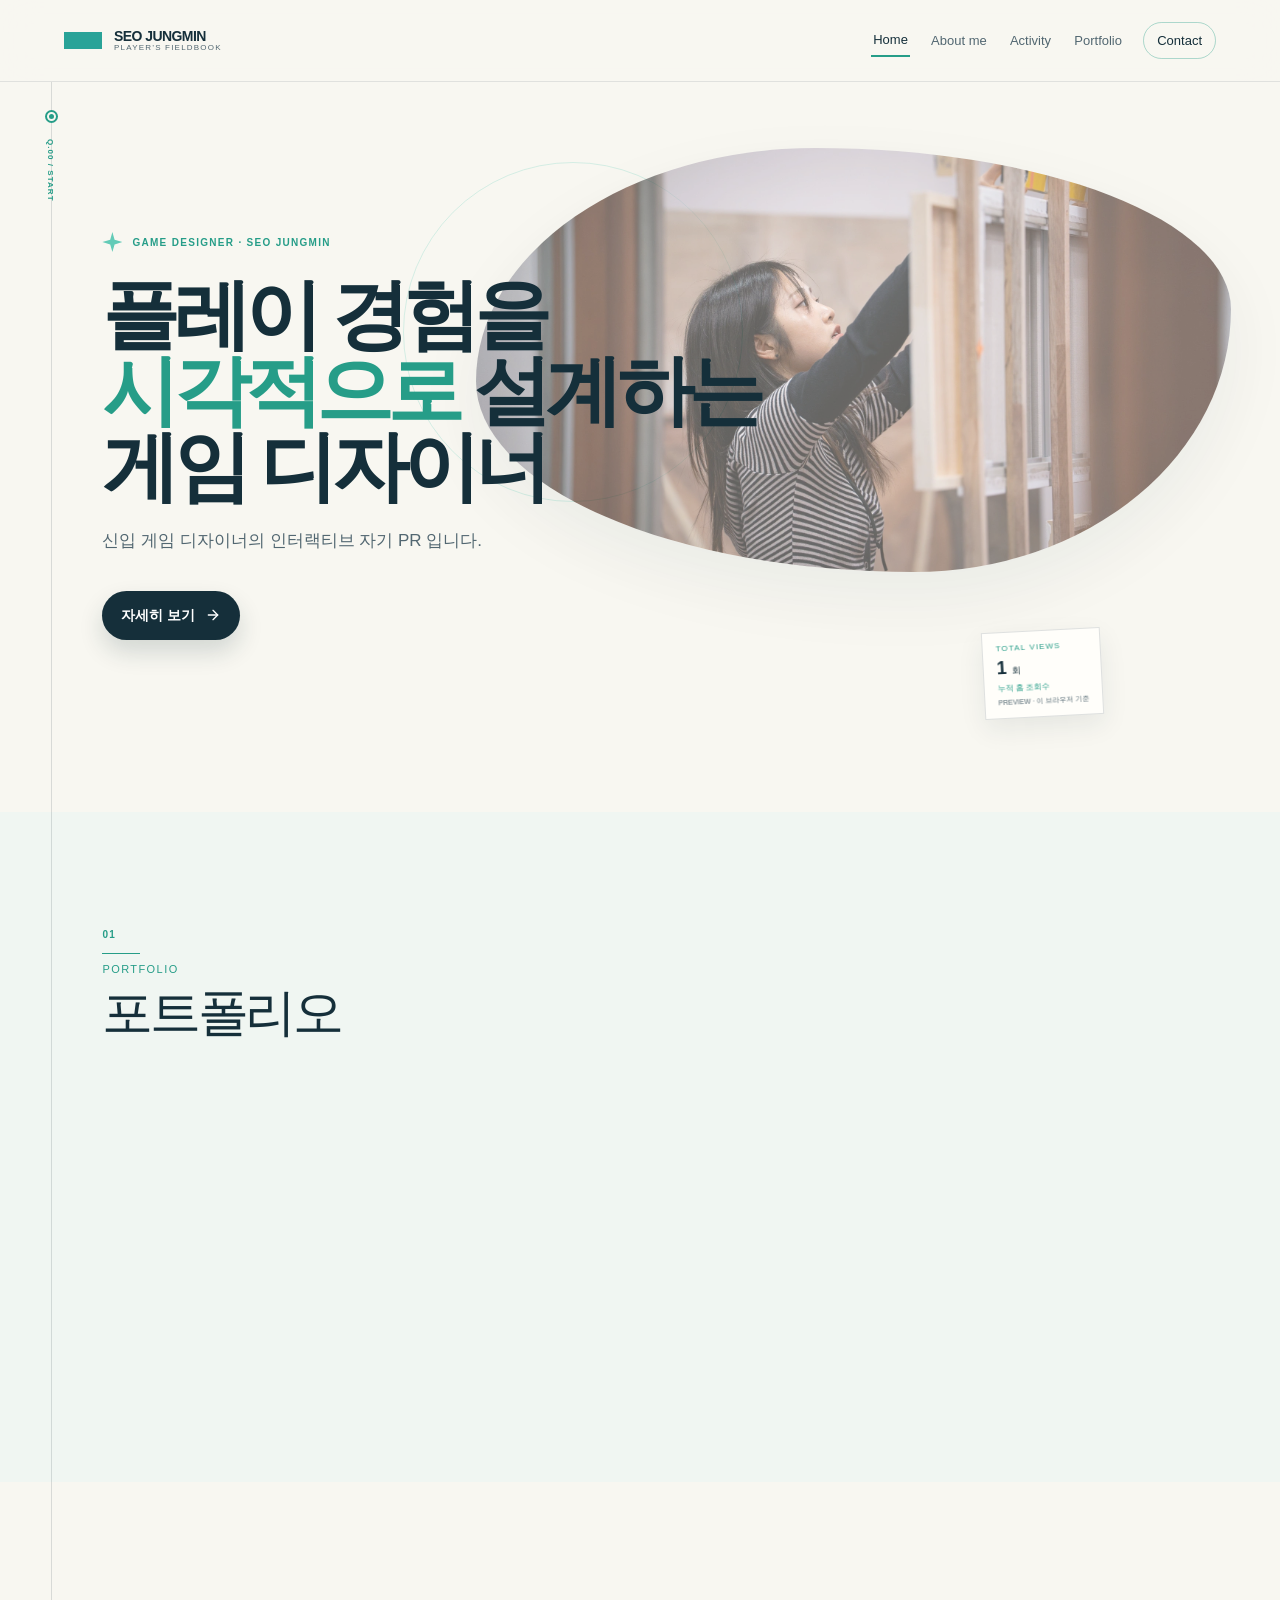
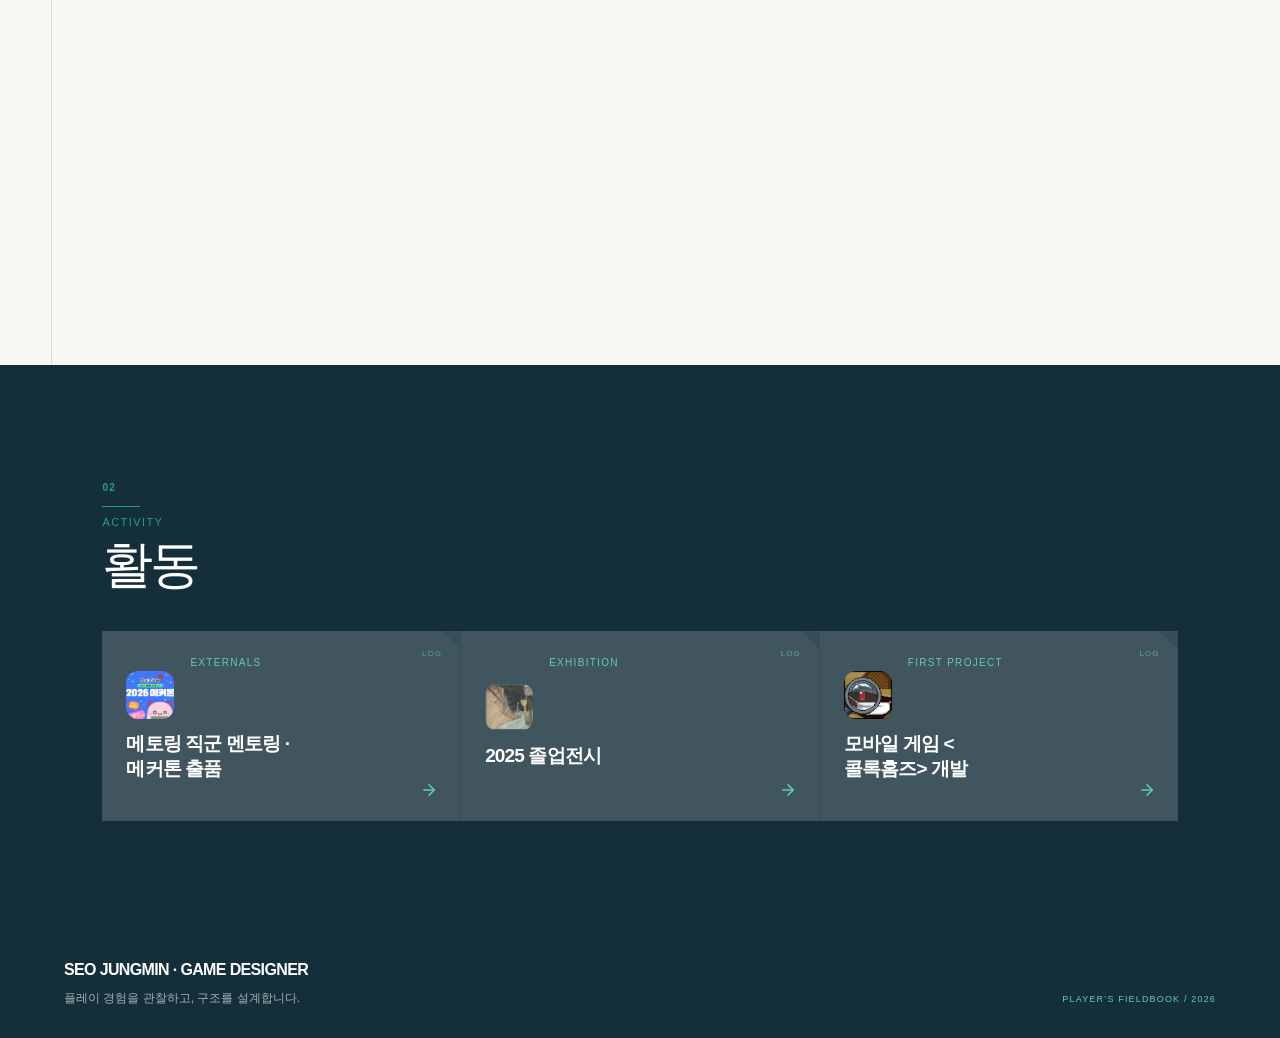
<file: index.html>
<!doctype html>
<html lang="ko">
  <head>
    <meta charset="UTF-8" />
    <meta name="viewport" content="width=device-width, initial-scale=1.0" />
    <meta name="description" content="게임 기획자 서정민의 인터랙티브 PR 포트폴리오" />
    <title>서정민 | Game Designer Portfolio</title>
    <link rel="stylesheet" href="./assets/index-rum-Y7KL.css?v=25" />
    <link rel="stylesheet" href="./assets/custom.css?v=5" />
    <script defer src="./assets/index-Dz3e2oxH-v21.js?v=24"></script>
    <script defer src="./assets/gallery-lightbox.js?v=1"></script>
  <link rel="stylesheet" href="./assets/taste-library.css?v=14" />
<script defer src="./assets/watcha-library.js?v=5"></script>
<script defer src="./assets/taste-library.js?v=14"></script>
</head>
  <body>
    <div id="root"></div>
  </body>
</html>
</file>
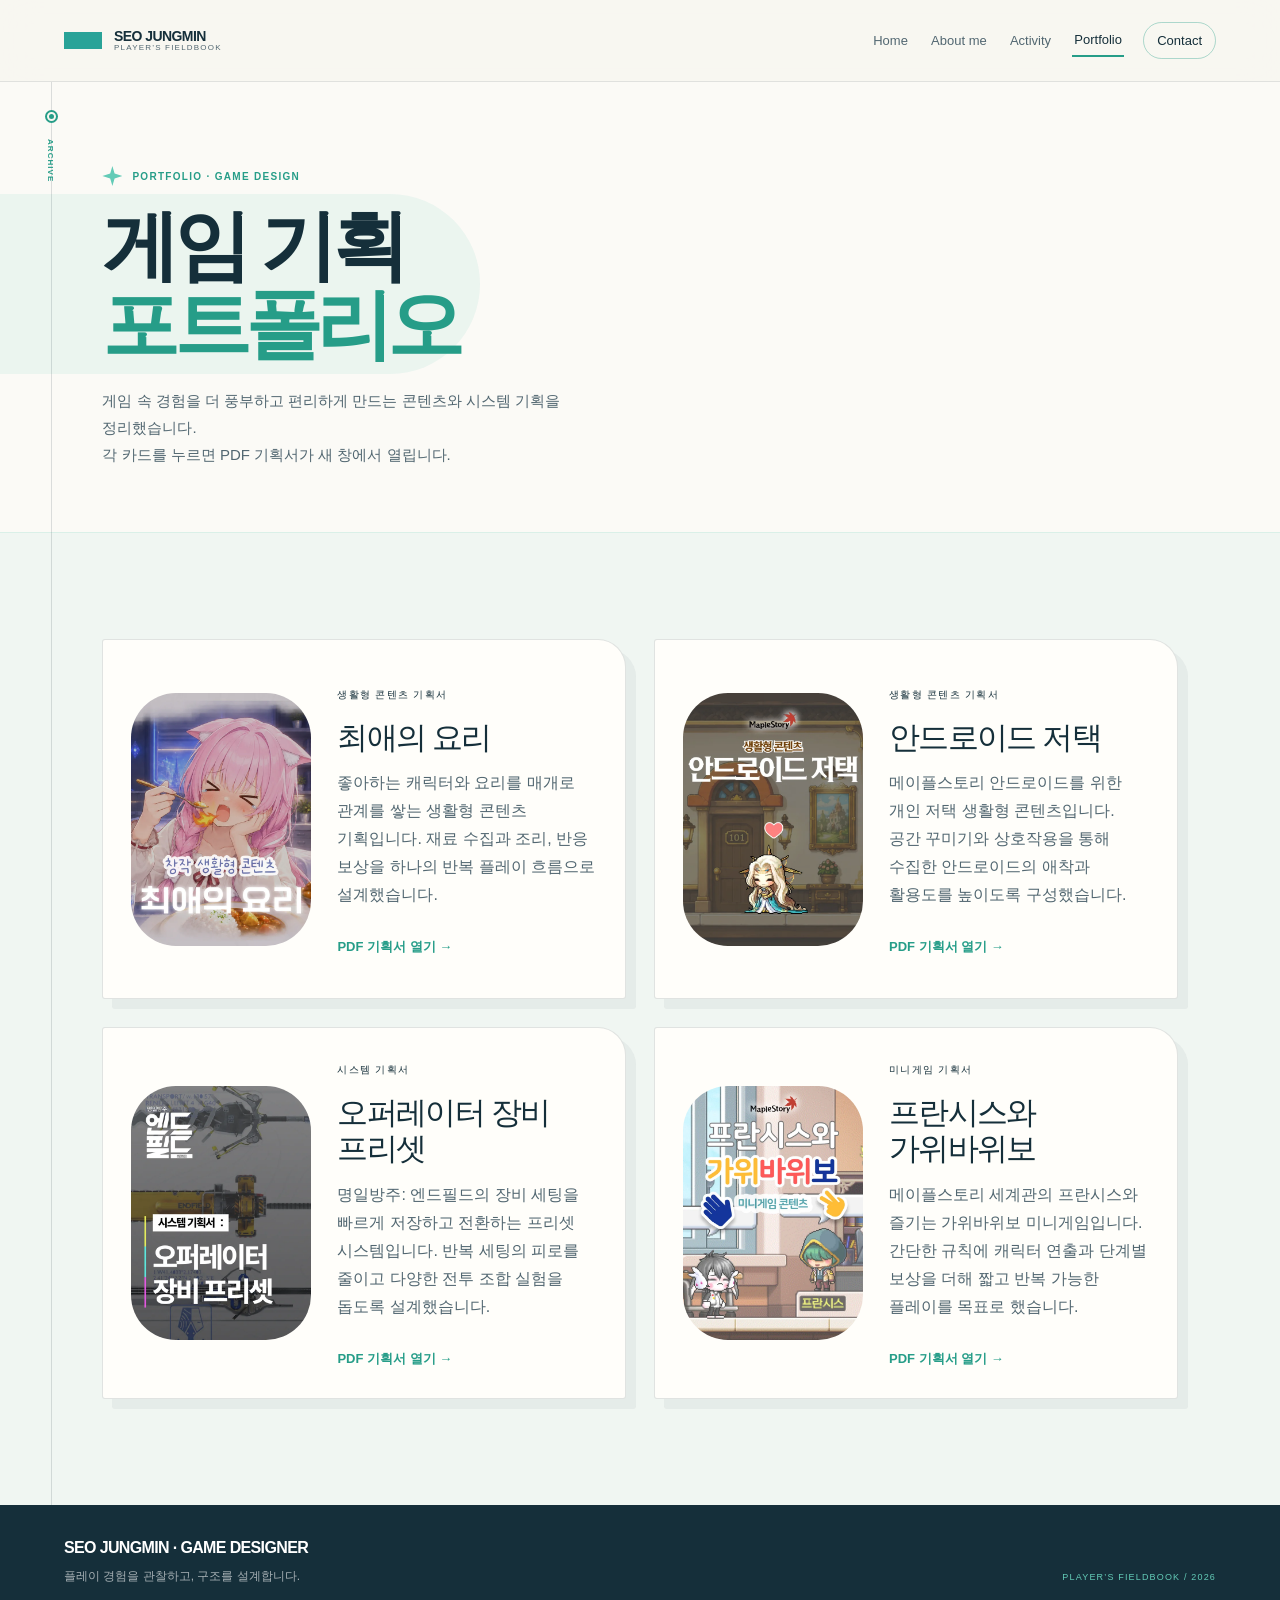
<file: portfolio/index.html>
<!doctype html>
<html lang="ko">
  <head>
    <meta charset="UTF-8" />
    <meta name="viewport" content="width=device-width, initial-scale=1.0" />
    <title>포트폴리오로 이동 중</title>
    <script>window.location.replace("../#portfolio");</script>
  </head>
  <body>
    <p><a href="../#portfolio">포트폴리오 페이지로 이동</a></p>
  </body>
</html>
</file>
<file: assets/custom.css>
.portfolio-home-grid {
  display: grid;
  grid-template-columns: repeat(2, minmax(0, 1fr));
  gap: 18px;
}

.portfolio-card-new {
  height: 100%;
  color: inherit;
  text-decoration: none;
}

.portfolio-card-new .portfolio-thumb {
  width: 72px;
  height: 96px;
  max-height: none;
  border-radius: 45px;
  object-fit: cover;
}

.cosplay-gallery {
  display: grid;
  grid-template-columns: repeat(3, minmax(0, 1fr));
  gap: 8px;
  margin-top: 24px;
}

.cosplay-gallery a {
  aspect-ratio: 1;
  border-radius: 14px;
  overflow: hidden;
  display: block;
  background: #e8efeb;
  transition: transform .18s ease, box-shadow .18s ease;
}

.cosplay-gallery a:hover {
  transform: translateY(-3px);
  box-shadow: 0 10px 20px #152f3a24;
}

.cosplay-gallery img {
  width: 100%;
  height: 100%;
  object-fit: cover;
  display: block;
}

.cosplay-lightbox {
  position: fixed;
  inset: 50% auto auto 50%;
  margin: 0;
  transform: translate(-50%, -50%);
  width: min(94vw, 1180px);
  max-width: none;
  height: min(92vh, 920px);
  max-height: none;
  padding: 0;
  border: 0;
  border-radius: 18px;
  overflow: hidden;
  background: #101a1e;
  box-shadow: 0 28px 90px #07111399;
}

.cosplay-lightbox::backdrop {
  background: #071113d9;
  backdrop-filter: blur(8px);
}

.cosplay-lightbox__frame {
  position: relative;
  display: grid;
  place-items: center;
  width: 100%;
  height: 100%;
  min-height: min(82vh, 760px);
  padding: 48px 24px 24px;
}

.cosplay-lightbox__image {
  display: block;
  width: auto;
  max-width: 100%;
  height: auto;
  max-height: calc(min(92vh, 920px) - 72px);
  object-fit: contain;
  border-radius: 8px;
}

.cosplay-lightbox__close {
  position: absolute;
  top: 12px;
  right: 12px;
  z-index: 1;
  width: 40px;
  height: 40px;
  border: 1px solid #ffffff55;
  border-radius: 999px;
  color: #fff;
  background: #071113b8;
  font-size: 25px;
  line-height: 1;
  cursor: pointer;
}

.cosplay-lightbox__close:hover,
.cosplay-lightbox__close:focus-visible {
  background: #269d88;
  outline: 2px solid #fff;
  outline-offset: 2px;
}

body.has-cosplay-lightbox {
  overflow: hidden;
}

.hobby-feature-copy .cosplay-gallery-note {
  margin-top: 9px;
  color: #152f3a88;
  font-size: 11px;
  line-height: 1.5;
}

.portfolio-hero {
  padding-bottom: 64px;
}

.portfolio-intro {
  max-width: 900px;
  margin: 26px 0 0;
  color: #152f3ab8;
  line-height: 1.8;
  word-break: keep-all;
}

.portfolio-hero h1 {
  word-break: keep-all;
}

.activity-hero h1 {
  max-width: 820px;
  font-size: clamp(36px, 5vw, 66px);
  font-weight: 800;
}

.event-card {
  overflow: hidden;
}

.event-card .cosplay-foreground {
  right: 12px;
  bottom: 12px;
  width: auto;
  max-width: min(31%, 340px);
  max-height: 440px;
  object-fit: contain;
  object-position: right bottom;
}

.portfolio-archive {
  background: #f0f6f2;
}

.portfolio-document-grid {
  display: grid;
  grid-template-columns: repeat(2, minmax(0, 1fr));
  gap: 28px;
}

.portfolio-document-card {
  display: grid;
  grid-template-columns: minmax(180px, .72fr) 1.28fr;
  gap: 26px;
  align-items: center;
  min-height: 360px;
  padding: 28px;
  color: inherit;
  text-decoration: none;
  background: #fffefa;
  border: 1px solid #152f3a21;
  border-radius: 3px 28px 3px 3px;
  box-shadow: 10px 10px #152f3a0d;
  transition: transform .2s ease, border-color .2s ease, box-shadow .2s ease;
}

.portfolio-document-card:hover {
  transform: translateY(-4px);
  border-color: var(--mint-deep);
  box-shadow: 14px 16px #269d8821;
}

.portfolio-document-card > img {
  width: 100%;
  max-height: 340px;
  aspect-ratio: 768 / 1080;
  object-fit: cover;
  border-radius: 45px;
  display: block;
}

.portfolio-document-copy h2 {
  margin: 15px 0 13px;
  letter-spacing: -.055em;
  font-size: clamp(24px, 2.4vw, 34px);
  line-height: 1.18;
  word-break: keep-all;
}

.portfolio-document-copy p {
  margin: 0 0 25px;
  color: var(--ink-soft);
  line-height: 1.75;
  word-break: keep-all;
}

.portfolio-document-copy b {
  color: var(--mint-deep);
  font-size: 13px;
}

@media (max-width: 900px) {
  .portfolio-home-grid,
  .portfolio-document-grid {
    grid-template-columns: 1fr;
  }

  .portfolio-document-card {
    grid-template-columns: 160px 1fr;
  }
}

@media (max-width: 620px) {
  .portfolio-card-new {
    grid-template-columns: 66px 1fr auto;
    padding: 16px;
  }

  .portfolio-card-new .portfolio-thumb {
    width: 58px;
    height: 78px;
  }

  .cosplay-gallery {
    grid-template-columns: repeat(3, minmax(0, 1fr));
  }

  .portfolio-document-card {
    grid-template-columns: 1fr;
    padding: 20px;
  }

  .portfolio-document-card > img {
    width: min(100%, 280px);
    max-height: none;
    margin: 0 auto;
  }

  .cosplay-lightbox {
    width: 96vw;
    height: 88vh;
  }

  .cosplay-lightbox__frame {
    min-height: 88vh;
    padding: 48px 12px 12px;
  }

  .event-card .cosplay-foreground {
    right: auto;
    bottom: auto;
    width: min(100%, 300px);
    max-width: 300px;
    max-height: 390px;
    margin: 0 auto;
    object-position: center bottom;
  }
}

/* Toolkit lists tools used, without a proficiency rating. */
.tool-chip { grid-template-rows: auto 68px; }

/* Compact counter: absolute positioning leaves the hero layout unchanged. */
.hero-annotation.home-views { gap: 3px; padding: 10px 13px; }
.home-views .home-views-label { font-size: 8px; letter-spacing: .14em; }
.home-views .home-views-total { display:flex; align-items:baseline; gap:5px; font-size:18px; line-height:1.2; font-variant-numeric:tabular-nums; }
.home-views-total small { font-size:9px; font-weight:400; }
.home-views .home-views-caption { font-size:8px; letter-spacing:0; }
.home-views-preview { font-size:7px; color:var(--ink-soft); }
</file>
<file: assets/taste-library.css>
.tl-open{display:block;margin:24px 0 0 auto;padding:10px 0;border:0;border-bottom:1px solid #269d88;background:none;color:#17323d;font:600 13px inherit;cursor:pointer}
body.taste-open{overflow:hidden}.taste-dialog{position:fixed;inset:0;width:min(880px,94vw);max-width:none;max-height:88vh;margin:auto;padding:30px 34px;border:1px solid #d9e3dc;border-radius:18px;background:#faf9f4;color:#17323d;box-shadow:0 30px 100px #102e3b40;overflow:auto}.taste-dialog::backdrop{background:#10262eb3;backdrop-filter:blur(6px)}
.tl-head{display:flex;justify-content:space-between;align-items:start;gap:20px}.tl-head small{font-size:10px;letter-spacing:.18em;color:#269d88}.tl-head h2{font-size:28px;letter-spacing:-.05em;margin:10px 0}.tl-head p{font-size:13px;color:#667a80}.tl-close{border:0;background:transparent;font-size:30px;cursor:pointer;color:inherit}.tl-notice{font-size:11px;padding:12px 14px;background:#edf2ed;color:#5b706f;border-radius:8px;line-height:1.7}
.tl-tabs{display:flex;gap:8px;margin:22px 0 16px}.tl-button,.tl-add{font:inherit;font-size:12px;padding:9px 13px;border:1px solid #cfdbd4;background:#fffefa;color:#17323d;border-radius:7px;cursor:pointer}.tl-tabs [aria-pressed=true],.tl-filters [aria-pressed=true]{background:#17323d;color:white;border-color:#17323d}.tl-tabs button{min-width:70px}.tl-filters{display:flex;flex-wrap:wrap;gap:8px}.tl-filters input,.tl-filters select,.tl-form input{padding:9px 10px;border:1px solid #cfdcd5;border-radius:7px;background:#fffefa;color:#17323d;font:inherit;font-size:12px}.tl-filters input{flex:1;min-width:140px}.tl-status{font-size:11px;color:#627a7d;margin:20px 0 4px}.tl-genre{font-size:12px;letter-spacing:.05em;margin:20px 0 6px;color:#269d88}.tl-row{display:flex;align-items:center;gap:14px;padding:13px 4px;border-bottom:1px solid #e0e6de}.tl-icon{display:grid;place-items:center;flex:none;width:44px;height:44px;border-radius:12px;background:#e0ece2;color:#269d88;font-size:24px}.tl-copy{display:grid;gap:5px;flex:1;min-width:0}.tl-copy b{font-size:14px;overflow-wrap:anywhere}.tl-copy small{font-size:10px;color:#768581}.tl-time{font-size:13px;white-space:nowrap;font-variant-numeric:tabular-nums}.tl-heart{border:0;background:none;color:#cd6477;width:28px;font-size:20px;text-align:center}.tl-form{padding:18px;margin-top:18px;background:#edf2ed;border-radius:10px}.tl-form[hidden]{display:none}.tl-form label{display:grid;gap:6px;font-size:12px;margin-bottom:12px}.tl-form input[type=checkbox]{justify-self:start}.tl-empty{padding:30px;text-align:center;font-size:13px}.taste-dialog button:focus-visible,.taste-dialog input:focus-visible,.taste-dialog select:focus-visible,.tl-open:focus-visible{outline:2px solid #269d88;outline-offset:3px}
@media(max-width:620px){.taste-dialog{padding:22px 16px}.tl-head h2{font-size:24px}.tl-row{gap:9px}.tl-row .tl-button{padding:7px}.tl-icon{width:36px;height:36px}.tl-copy b{font-size:12px}.tl-time{font-size:11px}}
.taste-dialog{width:min(1040px,94vw);padding:28px 32px}.tl-head{position:sticky;top:-28px;z-index:2;background:#faf9f4;padding:12px 0 14px}.tl-head p{margin-bottom:0}.tl-tabs button{min-width:100px}.tl-grid{display:grid;grid-template-columns:repeat(2,minmax(0,1fr));column-gap:26px}.tl-row{padding:13px 0;gap:12px;min-height:98px}.tl-icon{position:relative;width:45px;height:64px;border-radius:5px;overflow:hidden;box-shadow:0 3px 7px #17323d15;font-size:19px}.tl-poster{position:absolute;inset:0;display:block;width:100%;height:100%;object-fit:cover}.tl-title{font-weight:650;font-size:13px;line-height:1.5;color:inherit;text-decoration:none;overflow-wrap:anywhere}.tl-title:hover{text-decoration:underline;text-underline-offset:3px}.tl-copy small{line-height:1.5;font-size:9px}.tl-rating{font-size:12px;color:#977137;font-variant-numeric:tabular-nums;white-space:nowrap}.tl-genre{margin-top:25px;font-size:13px;padding-bottom:9px;border-bottom:1px solid #bacfc3}.tl-source-info{font-size:11px;line-height:1.8;margin-top:28px;padding-top:16px;border-top:1px solid #d9e3dc;color:#667a80}.tl-source-info summary{cursor:pointer}.tl-source-info a{color:#269d88}.tl-check{display:flex!important;align-items:center}.tl-form-slot:has(.tl-form:not([hidden])){position:sticky;top:100px;z-index:3;box-shadow:0 12px 30px #17323d15}.tl-form{border:1px solid #bacfc3}.tl-open{font-size:13px;font-family:inherit}.tl-button:hover{border-color:#269d88}.tl-heart{flex-shrink:0;width:21px}.tl-head small{font-size:10px}
@media(max-width:740px){.taste-dialog{padding:18px 16px}.tl-grid{grid-template-columns:1fr}.tl-head{top:-18px}.tl-tabs{gap:6px}.tl-tabs button{min-width:0;padding:10px 13px}.tl-filters input{flex-basis:100%}.tl-head h2{font-size:24px}.tl-row{min-height:90px}.tl-form-slot:has(.tl-form:not([hidden])){top:90px}.tl-title{font-size:13px}}

.tl-featured{background:#edf4f0;border:1px solid #d1e2da;border-radius:10px;padding:0 18px 12px;margin:18px 0 26px}.tl-featured>.tl-genre{color:#248c7d}.tl-featured .tl-empty{padding:10px 0;margin:0}

.tl-lock{border:1px solid #d1e2da;border-radius:12px;padding:26px;max-width:340px}.tl-lock::backdrop{background:#132d38aa}.tl-lock label{display:grid;gap:8px}.tl-lock input{padding:10px;font-size:20px;width:100%;box-sizing:border-box}.tl-lock p{color:#aa3636}.tl-image-results{grid-column:1/-1;display:flex;gap:12px;flex-wrap:wrap}.tl-image-results>div{width:120px}.tl-image-choice{border:1px solid #d1e2da;background:white;display:grid;gap:6px;padding:8px;width:120px;font-size:12px}.tl-image-choice img{width:70px;height:100px;object-fit:cover;margin:auto}.tl-image-results a,.tl-image-credit{font-size:10px;color:#57746d}.tl-period{color:#298b7a!important}.tl-draft-note{font-size:12px;color:#756236}.tl-form [hidden]{display:none!important}

.tl-delete{color:#a13d3d;border-color:#e6c8c8}.tl-row:has(.tl-delete){flex-wrap:wrap}.tl-row:has(.tl-delete) .tl-copy{min-width:120px}

.tl-open{padding:13px 22px;min-height:48px;border:1px solid var(--mint-deep,#269d88);border-radius:0;background:var(--mint,#63cbb7);color:var(--ink,#152f3a);font-size:14px;font-weight:700;box-shadow:none;transition:background .15s}.tl-open:hover{background:var(--mint-pale,#dff4ed)}.tl-open:focus-visible{outline:2px solid var(--mint-deep,#269d88);outline-offset:4px}

.tl-open-anime{margin:24px auto 0 0}
</file>
